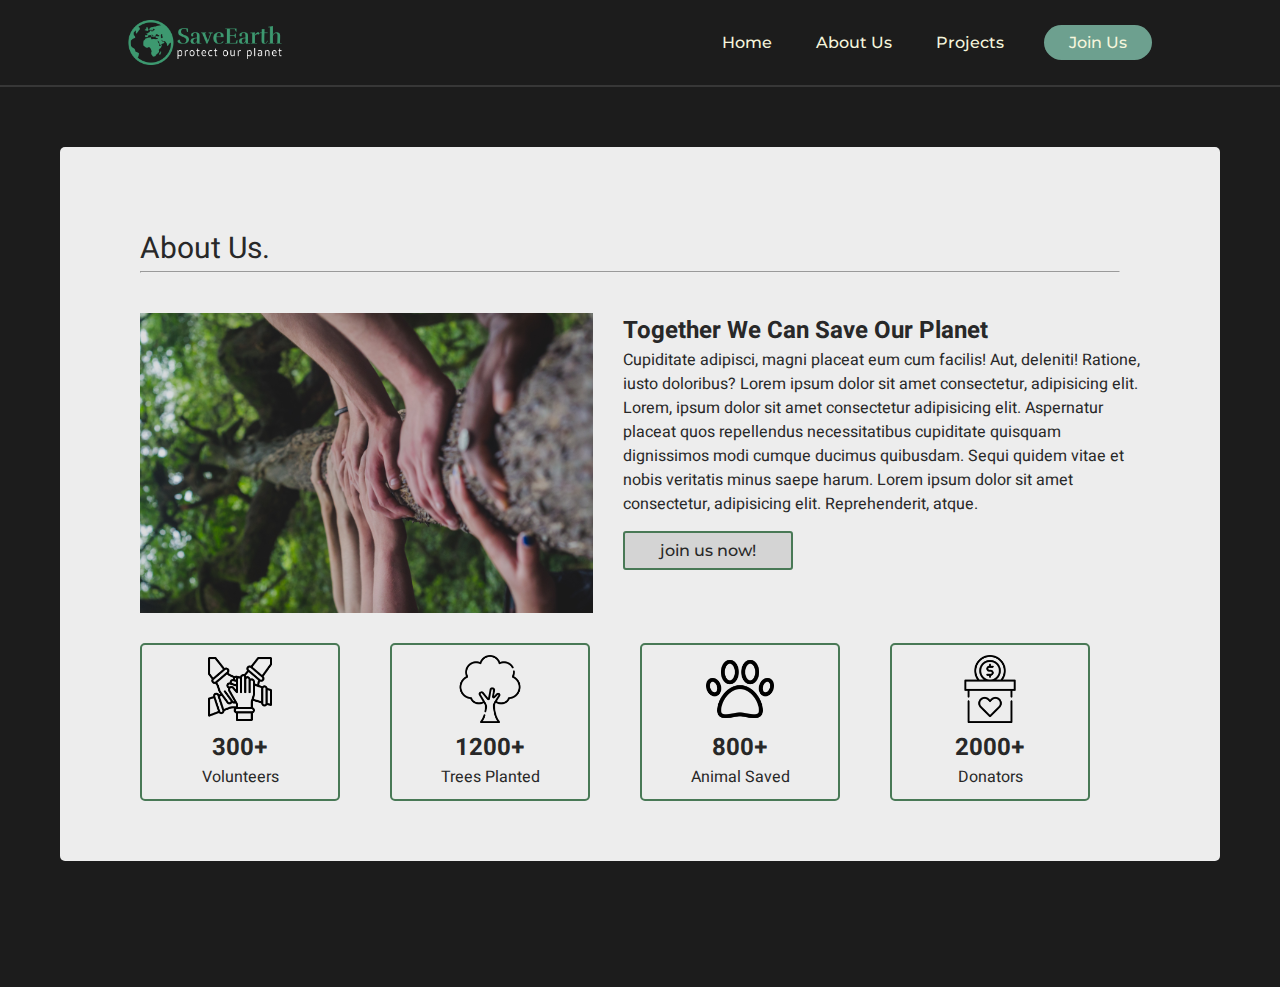
<file: about.html>
<!DOCTYPE html>
<html lang="en">
  <head>
    <meta charset="UTF-8" />
    <meta name="viewport" content="width=device-width, initial-scale=1.0" />
    <link rel="stylesheet" href="./css/style.css" />
    <title>About Us</title>
  </head>
  <body>
    <!-- navbar -->
    <nav class="navbar">
      <img class="logo" src="./img/SaveEarth.png" alt="" />
      <div class="navbar-links">
        <ul>
          <li><a href="index.html">Home</a></li>
          <li><a href="about.html" target="_blank">About Us</a></li>
          <li><a href="projects.html" target="_blank">Projects</a></li>
        </ul>
      </div>
      <a class="button" href="form.html"><button>Join Us</button></a>
    </nav>
    <!-- end navbar -->

    <!-- #About Us page -->
    <section id="about" class="about">
      <div class="abt-content">
        <h1>
          About Us.
          <hr />
        </h1>
        <div class="main-content">
          <img src="./img/save earth2.jpg" alt="" />
          <div class="text">
            <h2>Together We Can Save Our Planet</h2>
            <p>
              Cupiditate adipisci, magni placeat eum cum facilis! Aut, deleniti! Ratione, iusto doloribus? Lorem ipsum dolor sit amet consectetur, adipisicing elit. Lorem, ipsum dolor sit amet consectetur adipisicing elit. Aspernatur
              placeat quos repellendus necessitatibus cupiditate quisquam dignissimos modi cumque ducimus quibusdam. Sequi quidem vitae et nobis veritatis minus saepe harum. Lorem ipsum dolor sit amet consectetur, adipisicing elit.
              Reprehenderit, atque.
            </p>
            <button>join us now!</button>
          </div>
        </div>
        <div class="grid-2">
          <div class="card-2">
            <img src="./img/team.png" alt="" />
            <h2>300+</h2>
            <p>Volunteers</p>
          </div>
          <div class="card-2">
            <img src="./img/tree.png" alt="" />
            <h2>1200+</h2>
            <p>Trees Planted</p>
          </div>
          <div class="card-2">
            <img src="./img/paw.png" alt="" />
            <h2>800+</h2>
            <p>Animal Saved</p>
          </div>
          <div class="card-2">
            <img src="./img/donation.png" alt="" />
            <h2>2000+</h2>
            <p>Donators</p>
          </div>
        </div>
      </div>
    </section>
    <!-- end #About Us page -->
  </body>
</html>
</file>
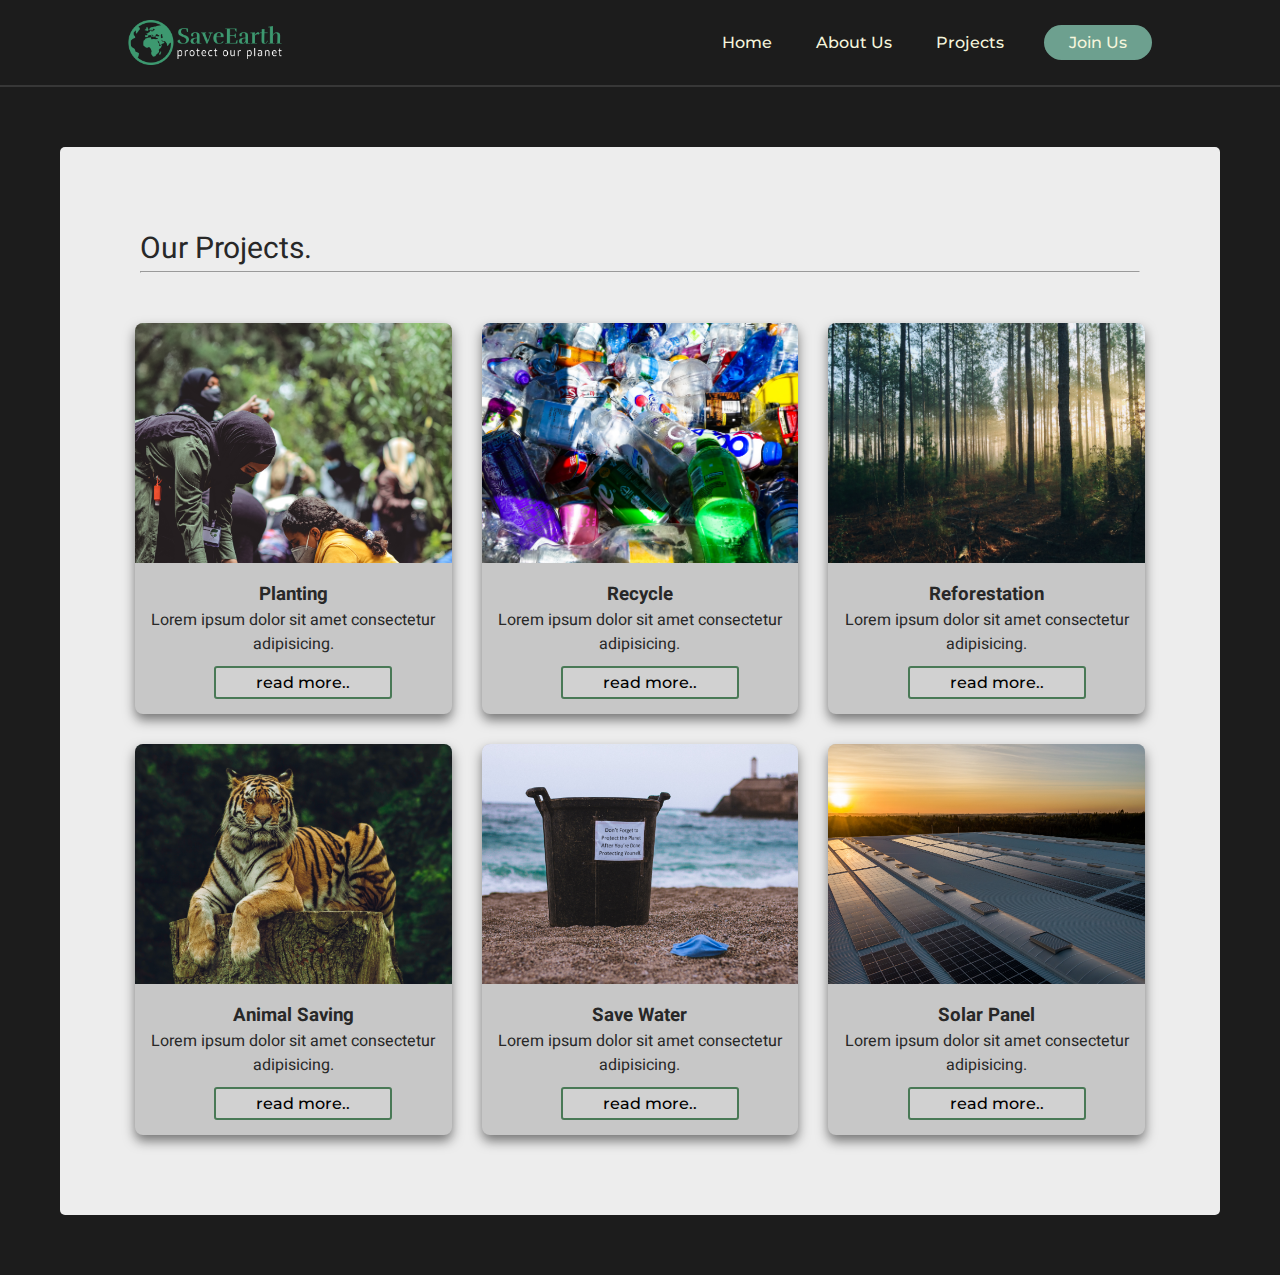
<file: projects.html>
<!DOCTYPE html>
<html lang="en">
  <head>
    <meta charset="UTF-8" />
    <meta name="viewport" content="width=device-width, initial-scale=1.0" />
    <link rel="stylesheet" href="./css/style.css" />
    <title>Projects</title>
  </head>
  <body>
    <!-- navbar -->
    <nav class="navbar">
      <img class="logo" src="./img/SaveEarth.png" alt="" />
      <div class="navbar-links">
        <ul>
          <li><a href="index.html">Home</a></li>
          <li><a href="about.html" target="_blank">About Us</a></li>
          <li><a href="projects.html" target="_blank">Projects</a></li>
        </ul>
      </div>
      <a class="button" href="form.html"><button>Join Us</button></a>
    </nav>
    <!-- end navbar -->

    <!-- #project page -->
    <section id="projects" class="projects">
      <h1>
        Our Projects.
        <hr />
      </h1>
      <!-- cards -->
      <div class="grid">
        <div class="card">
          <img src="./img/planting.jpg" alt="" />
          <div class="card-content">
            <h3>Planting</h3>
            <p>Lorem ipsum dolor sit amet consectetur adipisicing.</p>
          </div>
          <button>read more..</button>
        </div>
        <div class="card">
          <img src="./img/recycle.jpg" alt="" />
          <div class="card-content">
            <h3>Recycle</h3>
            <p>Lorem ipsum dolor sit amet consectetur adipisicing.</p>
          </div>
          <button>read more..</button>
        </div>
        <div class="card">
          <img src="./img/re.jpg" alt="" />
          <div class="card-content">
            <h3>Reforestation</h3>
            <p>Lorem ipsum dolor sit amet consectetur adipisicing.</p>
          </div>
          <button>read more..</button>
        </div>
        <div class="card">
          <img src="./img/horanghae.jpg" alt="" />
          <div class="card-content">
            <h3>Animal Saving</h3>
            <p>Lorem ipsum dolor sit amet consectetur adipisicing.</p>
          </div>
          <button>read more..</button>
        </div>
        <div class="card">
          <img src="./img/beach.jpg" alt="" />
          <div class="card-content">
            <h3>Save Water</h3>
            <p>Lorem ipsum dolor sit amet consectetur adipisicing.</p>
          </div>
          <button>read more..</button>
        </div>
        <div class="card">
          <img src="./img/solarpanel.jpg" alt="" />
          <div class="card-content">
            <h3>Solar Panel</h3>
            <p>Lorem ipsum dolor sit amet consectetur adipisicing.</p>
          </div>
          <button>read more..</button>
        </div>
      </div>
      <!-- end cards -->
    </section>
    <!-- #project page end -->
  </body>
</html>
</file>
<file: css/style.css>
@import url("https://fonts.googleapis.com/css2?family=Montserrat:ital,wght@0,500;0,700;0,900;1,300&display=swap");
@import url("https://fonts.googleapis.com/css2?family=Heebo:wght@100;400;600;900&family=Montserrat:ital,wght@0,500;0,700;0,900;1,300&display=swap");

* {
  box-sizing: border-box;
  margin: 0px;
  padding: 0px;
}

body {
  background-color: #1c1c1c;
}

/* navbar */
li,
a,
button {
  font-family: "montserrat", sans-serif;
  font-weight: 500;
  font-size: 16px;
  color: beige;
  text-decoration: none;
}
.navbar {
  background-color: #1c1c1c;
  display: flex;
  justify-content: flex-end;
  align-items: center;
  padding: 20px 10%;
  border-bottom: 2px solid rgb(55, 55, 55);
  overflow: hidden;
  z-index: 1;
}

.sticky {
  position: fixed;
  top: 0;
  width: 100%;
}

.logo {
  cursor: pointer;
  margin-right: auto;
}

img {
  width: 15%;
}

.navbar-links {
  list-style: none;
}

.navbar-links li {
  display: inline-block;
  padding: 0px 20px;
}

.navbar-links li a:hover {
  color: aqua;
}

.navbar button {
  margin-left: 20px;
  padding: 8px 25px;
  background-color: rgb(109, 160, 143);
  border: none;
  border-radius: 50px;
  cursor: pointer;
}

.navbar button:hover {
  color: rgb(22, 22, 22);
}

/* #home */

.home {
  min-height: 700px;
}

.hero {
  min-height: 600px;
  background-image: linear-gradient(rgba(255, 0, 0, 0), rgb(28, 28, 28)), url("../img/trees.jpg");
  background-position: bottom;
  background-repeat: no-repeat;
  background-size: cover;
  display: flex;
  justify-content: center;
  align-items: center;
}

.hero button {
  background-color: rgba(0, 0, 0, 0.1);
  color: #ffffff;
  margin-top: 15px;
  padding: 8px 40px;
  border: none;
  border-radius: 3px;
  border: 2px solid #497956;
  cursor: pointer;
}

.hero button:hover {
  background-color: #497956;
  color: rgb(255, 255, 255);
  transition: 0.3s;
}

.content {
  padding: 100px;
  margin: 50px;
  color: rgb(255, 255, 255);
  font-family: "montserrat", sans-serif;
  text-align: center;
}

.content h1 {
  margin-bottom: 5px;
  margin-top: 100px;
  font-weight: 700;
  font-size: 50px;
}

.content p {
  font-size: 20px;
}

/* #about */

.about {
  min-height: 900px;
  font-family: "Heebo", sans-serif;
  padding: 50px 50px 0px;
  color: rgb(0, 0, 0);
  text-align: center;
}

.abt-content {
  background-color: #ededed;
  color: #282828;
  min-height: 600px;
  margin: 10px;
  padding: 30px 50px 30px 50px;
  justify-content: center;
  border-radius: 5px;
}

.abt-content h1 {
  margin: 50px 50px 40px 30px;
  font-size: 30px;
  font-weight: 400;
  text-align: left;
}

.main-content {
  margin-left: 30px;
  display: flex;
  justify-content: start;
  text-align: left;
}

.main-content img {
  width: 100%;
  height: 300px;
  object-fit: cover;
}

.text {
  margin: 0px 30px;
}

.text p {
  font-size: 16px;
}

.text button {
  background-color: rgba(0, 0, 0, 0.1);
  color: #282828;
  margin-left: 0;
  margin-top: 15px;
  padding: 8px 35px;
  border: none;
  border-radius: 3px;
  border: 2px solid #497956;
  cursor: pointer;
}

.text button:hover {
  background-color: #497956;
  color: rgb(255, 255, 255);
  transition: 0.3s;
}

.grid-2 {
  margin: 30px;
  min-height: 100px;
  text-align: center;
  display: grid;
  grid-template-columns: auto auto auto auto;
}

.card-2 {
  width: 200px;
  margin: 0;
  padding: 10px 30px;
  text-align: center;
  border-radius: 5px;
  border: 2px solid #497956;
}

.card-2 img {
  width: 50%;
}

/* that Did U Know thing */

.facts {
  font-family: "Heebo", sans-serif;
  margin: 0px 60px;
  padding: 10px;
  display: flex;
  justify-content: start;
  color: white;
  border: solid rgb(99, 139, 98);
  border-radius: 5px;
}

.facts img {
  width: 30%;
  padding: 20px;
}

.text-1 {
  padding: 15px 50px 0px 40px;
}

.text-1 h2 {
  margin-bottom: 20px;
}
/* #project */

.projects {
  background-color: #ededed;
  min-height: 600px;
  margin: 60px;
  padding: 30px 0px;
  font-family: "Heebo", sans-serif;
  color: #282828;
  justify-content: center;
  border-radius: 5px;
  text-align: center;
  align-items: center;
}

.projects h1 {
  margin: 50px 30px 0px 30px;
  padding: 0px 50px;
  font-size: 30px;
  font-weight: 400;
  text-align: left;
}

.grid {
  margin: 0px 25px;
  grid-gap: 30px;
  padding: 50px 50px;
  display: grid;
  justify-content: center;
  grid-template-columns: auto auto auto;
  border-radius: 5px;
}

.card {
  width: 100%;
  padding: 0;
  background-color: #c7c7c7;
  border-radius: 8px;
  box-shadow: 0 6px 12px 0 rgba(0, 0, 0, 0.5);
}

.card:hover {
  box-shadow: 0 10px 20px 0 rgba(0, 0, 0, 0.8);
  transition: 0.3s;
}

.card img {
  width: 100%;
  height: 240px;
  object-fit: cover;
  border-radius: 8px 8px 0 0;
}

.card-content {
  padding: 10px 9px;
}

.card button {
  background-color: #d1d1d1;
  color: black;
  margin-bottom: 15px;
  padding: 5px 40px;
  border: 2px solid rgba(73, 121, 86);
  border-radius: 3px;
}

.card button:hover {
  background-color: rgba(73, 121, 86);
  color: rgb(255, 255, 255);
  transition: 0.2s;
}

/* form */

.form {
  padding: 90px 50px;
  background-image: linear-gradient(rgba(0, 0, 0, 0.5), rgba(0, 0, 0, 0.5)), url("../img/trees.jpg");
  background-position: center;
  background-repeat: no-repeat;
  background-size: cover;
  display: flex;
  justify-content: center;
  align-items: center;
}

button {
  margin-left: 20px;
  padding: 8px 25px;
  background-color: rgb(109, 160, 143);
  border: none;
  border-radius: 50px;
  cursor: pointer;
}

button:hover {
  color: rgb(22, 22, 22);
}

.email-box {
  background-color: rgba(18, 18, 18, 0.734);
  /* border: 2px solid #ffffff; */
  padding: 40px;
  margin: 0;
  border-radius: 15px;
  color: beige;
  font-family: "montserrat", sans-serif;
  text-align: center;
}

.email-box h1 {
  padding: 5px;
  font-size: 40px;
}

.email-box button {
  margin-top: 0px;
  padding: 10px 70px;
}

form {
  padding: 30px;
}

input {
  border: none;
  margin: 5px;
  padding: 8px;
  align-items: center;
  min-height: 40px;
  width: 70%;
  border-radius: 5px;
  cursor: pointer;
}

input:hover {
  background-color: aquamarine;
}

label {
  font-size: 18px;
  padding: 10px;
}

/* modal */

.modal {
  width: 100%;
  background-color: rgba(0, 0, 0, 0.8);
  position: fixed;
  display: none;
}

.modal-content {
  font-family: "Heebo", sans-serif;
  width: 30%;
  margin: 110px auto;
  padding: 0px 12px 20px;
  background-color: #e2e2e2;
  /* box-shadow: 0px 0px 8px 2px #9c9c9c; */
  text-align: center;
  align-items: center;
  justify-content: center;
  border-radius: 10px;
  line-height: 16px;
}

.modal-content img {
  width: 50%;
}

.modal-content button {
  margin: 15px 0px 0px 0px;
  /* top-right-bottom-left */
  padding: 8px 80px;
  border-radius: 5px;
}

.modal-content h2 {
  margin-bottom: 5px;
  font-weight: 600;
}

footer {
  padding: 10px;
  background-image: linear-gradient(rgba(0, 0, 0, 0.8), rgba(0, 0, 0, 0.8)), url("../img/trees.jpg");
  background-position: bottom;
  background-repeat: no-repeat;
  background-size: cover;
  text-align: center;
}

footer img {
  width: 14px;
}
</file>
